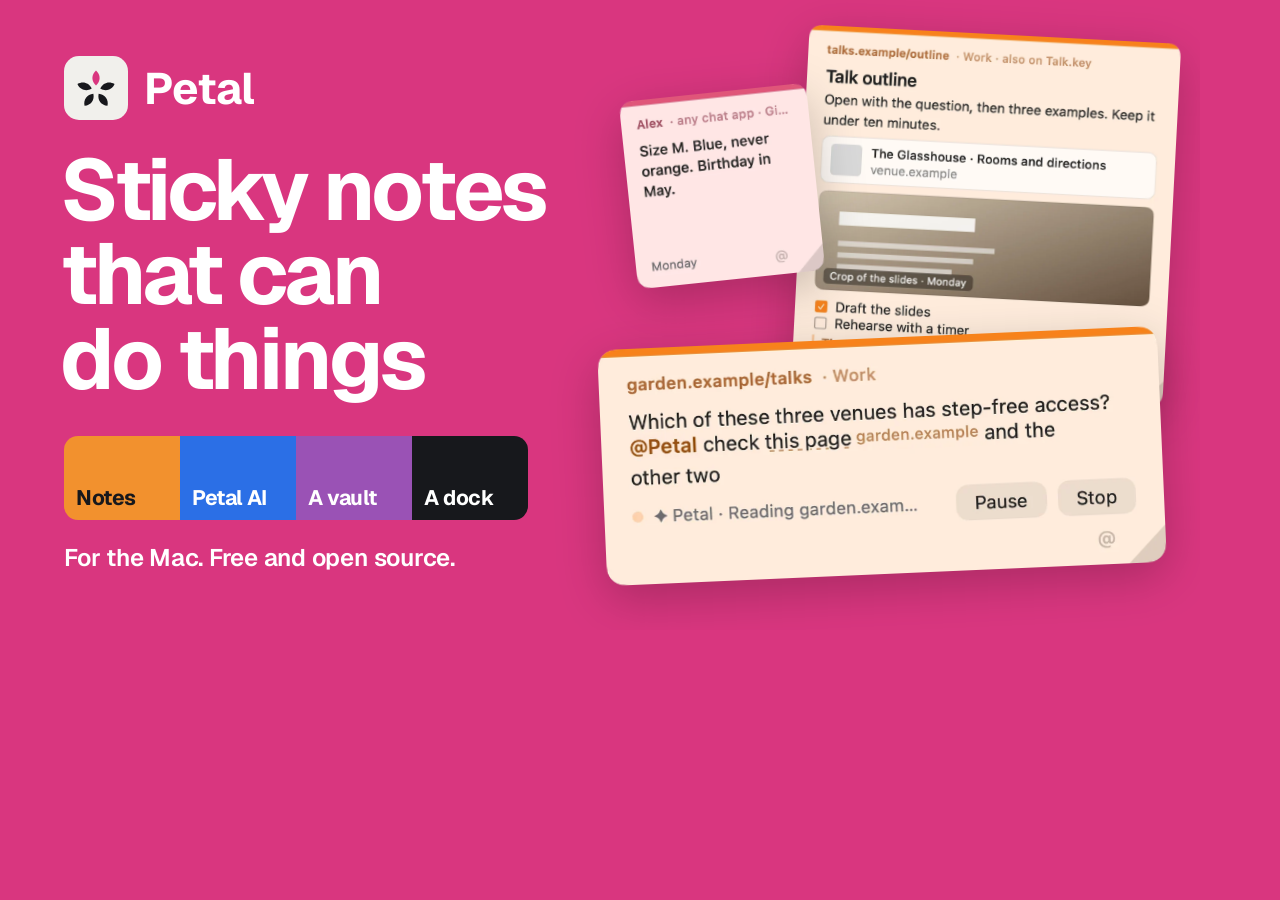
<file: brand/og.html>
<!doctype html>
<html lang="en">
<head>
  <meta charset="utf-8">
  <title>Petal's link preview card</title>
  <!-- The picture a shared link to petal.codes shows (site/og.png, 1200×630), in the page's look: its first
       screen. The notes are Petal's real views (site/views/, written by brand/site-views.py). Make it again with
       brand/og.sh, which draws this page in a headless Chromium. Not served. -->
  <style>
    @font-face { font-family: 'Geist'; src: url('../site/fonts/Geist-latin.woff2') format('woff2'); font-weight: 100 900; }
    * { box-sizing: border-box; margin: 0; }
    html, body { width: 1200px; height: 630px; overflow: hidden; }
    body { position: relative; background: #d9367f; color: #fff; font-family: 'Geist', sans-serif; -webkit-font-smoothing: antialiased; }
    .brand { position: absolute; left: 64px; top: 56px; display: flex; align-items: center; gap: 16px; font-size: 44px; font-weight: 700; letter-spacing: -0.02em; }
    .brand img { width: 64px; height: 64px; }
    h1 { position: absolute; left: 60px; top: 148px; font-size: 86px; font-weight: 700; line-height: 0.98; letter-spacing: -0.04em; }
    ul { position: absolute; left: 64px; top: 436px; display: grid; grid-template-columns: repeat(4, 116px); overflow: hidden; padding: 0; border-radius: 14px; list-style: none; }
    li { display: flex; align-items: flex-end; height: 84px; padding: 11px 12px; font-size: 21px; font-weight: 700; letter-spacing: -0.02em; line-height: 1.1; }
    li:nth-child(1) { background: #f2912e; color: #17181c; }
    li:nth-child(2) { background: #2b6fe6; }
    li:nth-child(3) { background: #9a52b5; }
    li:nth-child(4) { background: #17181c; }
    p { position: absolute; left: 64px; top: 542px; font-size: 24px; font-weight: 600; letter-spacing: -0.01em; }
    .note { position: absolute; filter: drop-shadow(0 14px 24px rgba(0, 0, 0, 0.22)); }
    .outline { left: 800px; top: 34px; width: 372px; rotate: 3deg; }
    .alex { left: 628px; top: 92px; width: 188px; rotate: -6deg; }
    .working { left: 602px; top: 338px; width: 560px; rotate: -2.5deg; }
  </style>
</head>
<body>
  <div class="brand"><img src="../site/icon.svg" alt="">Petal</div>
  <h1>Sticky notes<br>that can<br>do things</h1>
  <ul><li>Notes</li><li>Petal AI</li><li>A vault</li><li>A dock</li></ul>
  <p>For the Mac. Free and open source.</p>
  <img class="note outline" src="../site/views/hero-outline.webp" alt="">
  <img class="note alex" src="../site/views/hero-alex.webp" alt="">
  <img class="note working" src="../site/views/helper-working.webp" alt="">
</body>
</html>
</file>
